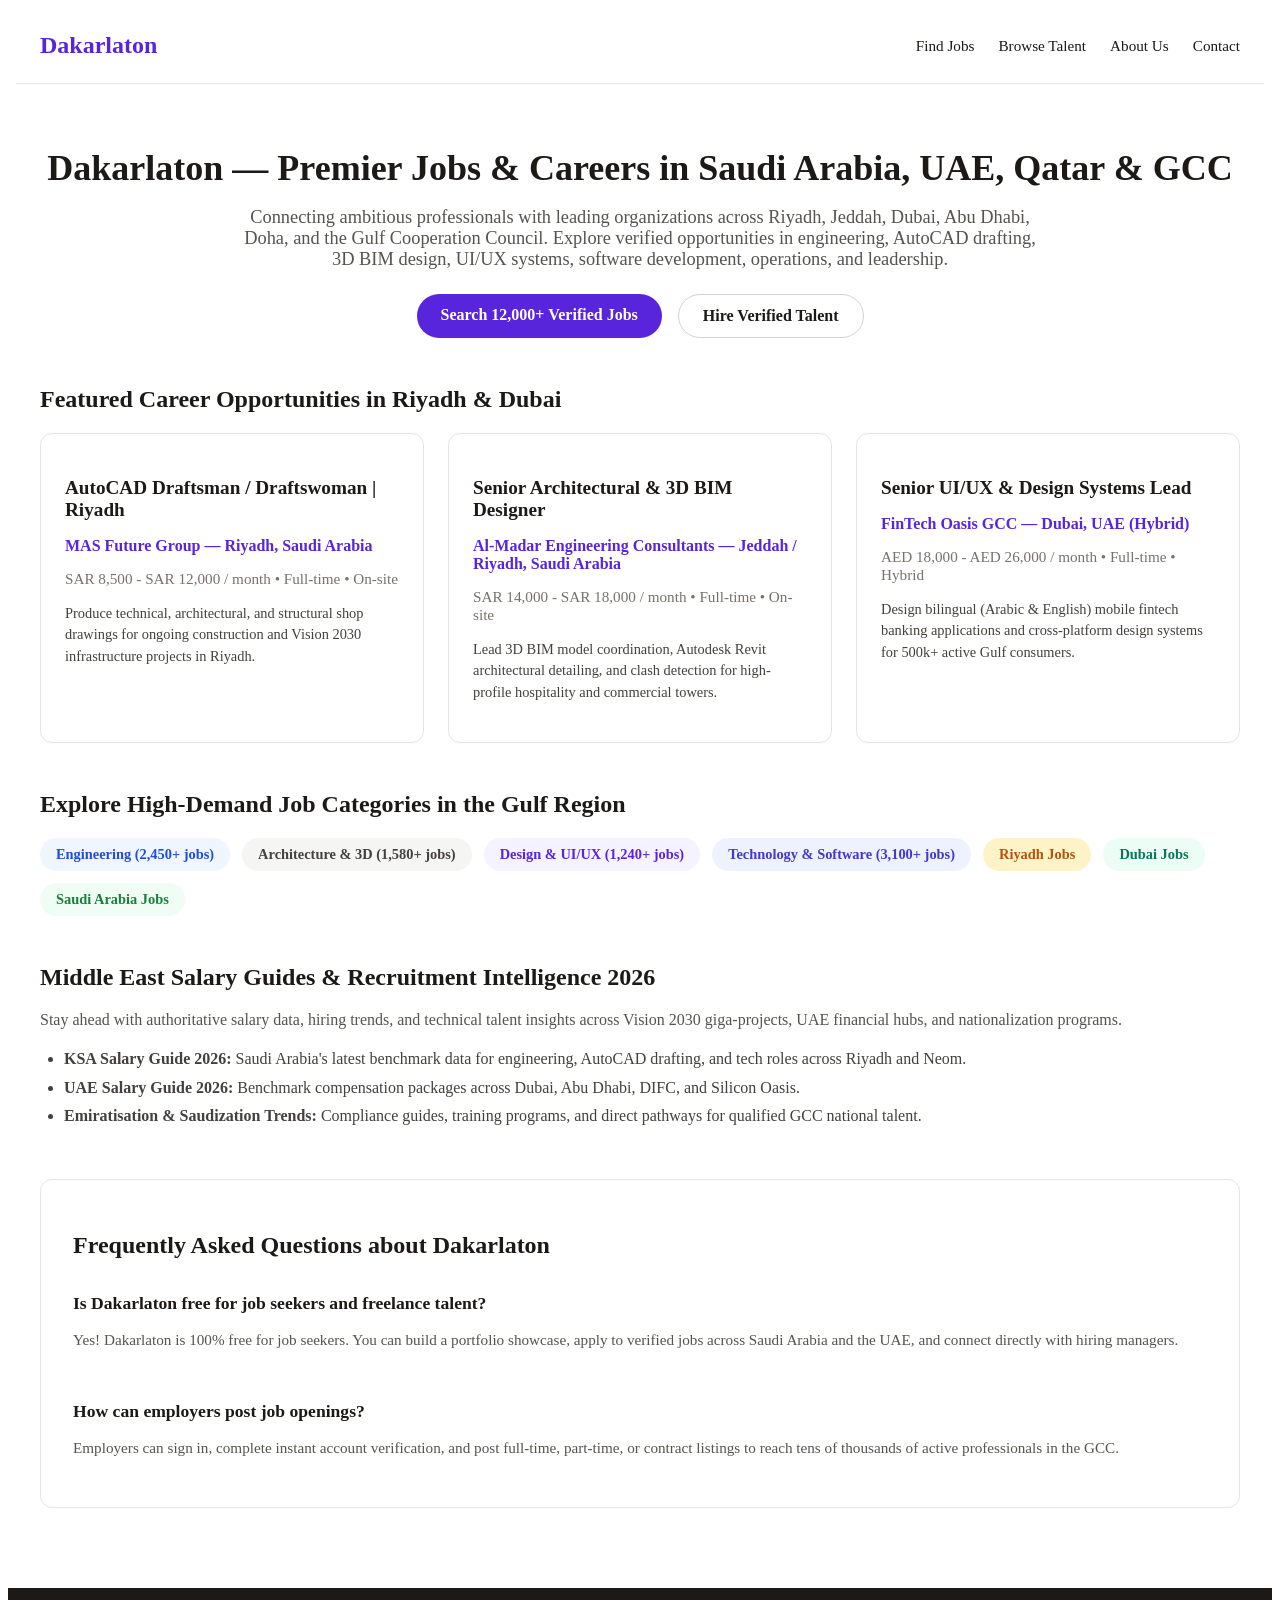
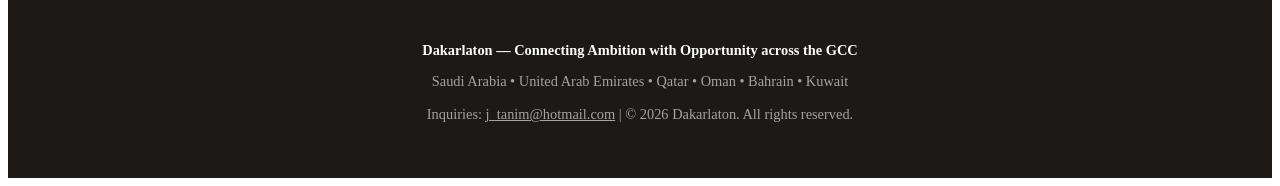
<file: index.html>
<!doctype html>
<html lang="en">
  <head>
    <meta charset="UTF-8" />
    <meta name="viewport" content="width=device-width, initial-scale=1.0" />
    
    <!-- Fetch compatibility fix -->
    <script>
      (function() {
        try {
          var originalFetch = window.fetch ? window.fetch.bind(window) : undefined;
          var currentFetch = originalFetch;
          Object.defineProperty(window, 'fetch', {
            get: function() {
              return currentFetch || (window.fetch ? window.fetch.bind(window) : undefined);
            },
            set: function(newFetch) {
              currentFetch = newFetch;
            },
            configurable: true,
            enumerable: true
          });
        } catch (e) {
          // Ignore if locked
        }
      })();
    </script>

    <!-- Single Page Apps for GitHub Pages SPA Path Restorer -->
    <script type="text/javascript">
      (function(l) {
        if (l.search[1] === '/' ) {
          var decoded = l.search.slice(1).split('&').map(function(s) { 
            return s.replace(/~and~/g, '&');
          }).join('?');
          window.history.replaceState(null, null,
            l.pathname.slice(0, -1) + decoded + l.hash
          );
        }
      }(window.location));
    </script>

    <!-- Primary SEO Meta Tags -->
    <title>Dakarlaton — Premier Jobs & Careers in Saudi Arabia, UAE, Qatar & GCC</title>
    <meta name="title" content="Dakarlaton — Premier Jobs & Careers in Saudi Arabia, UAE, Qatar & GCC" />
    <meta name="description" content="Discover premier career opportunities and verified talent across Saudi Arabia, UAE, Qatar, Oman, Bahrain & Kuwait. Explore jobs in engineering, AutoCAD, BIM, technology, design, and leadership." />
    <meta name="keywords" content="jobs in saudi arabia, jobs in riyadh, jobs in jeddah, jobs in dubai, jobs in uae, qatar jobs, oman jobs, bahrain jobs, kuwait jobs, gcc jobs portal, autocad draftsman riyadh, bim designer saudi, ui ux designer dubai, career opportunities middle east, dakarlaton jobs, وظائف في السعودية, وظائف الرياض, وظائف دبي, وظائف قطر, وظائف هندسية, وظائف تصميم, منصة توظيف دكارلاتون" />
    <meta name="author" content="Dakarlaton" />
    <meta name="application-name" content="Dakarlaton" />
    <meta name="theme-color" content="#5925DC" />
    <meta name="apple-mobile-web-app-title" content="Dakarlaton" />
    <meta name="apple-mobile-web-app-capable" content="yes" />
    <meta name="apple-mobile-web-app-status-bar-style" content="default" />
    <meta name="robots" content="index, follow, max-image-preview:large, max-snippet:-1, max-video-preview:-1" />
    
    <!-- Canonical and Alternate Languages -->
    <link rel="canonical" href="https://dakarlaton.com/" />
    <link rel="alternate" hreflang="en" href="https://dakarlaton.com/" />
    <link rel="alternate" hreflang="ar" href="https://dakarlaton.com/" />
    <link rel="alternate" hreflang="x-default" href="https://dakarlaton.com/" />

    <!-- Geo & Regional Meta Tags for GCC Ranking -->
    <meta name="geo.region" content="SA;AE;QA;OM;BH;KW" />
    <meta name="geo.placename" content="Riyadh, Dubai, Doha, Muscat, Manama, Kuwait City" />
    <meta name="geo.position" content="24.7136;46.6753" />
    <meta name="ICBM" content="24.7136, 46.6753" />

    <!-- Open Graph / Facebook -->
    <meta property="og:type" content="website" />
    <meta property="og:url" content="https://dakarlaton.com/" />
    <meta property="og:title" content="Dakarlaton — Premier Jobs & Careers in Saudi Arabia, UAE & the GCC" />
    <meta property="og:description" content="Discover premier career opportunities and verified talent across Saudi Arabia, UAE, Qatar, Oman, Bahrain & Kuwait. Connect with leading organizations across engineering, architecture, design, and tech." />
    <meta property="og:site_name" content="Dakarlaton" />
    <meta property="og:locale" content="en_US" />
    <meta property="og:image" content="https://images.unsplash.com/photo-1522202176988-66273c2fd55f?w=1200&auto=format&fit=crop&q=80" />
    <meta property="og:image:width" content="1200" />
    <meta property="og:image:height" content="630" />
    <meta property="og:image:alt" content="Dakarlaton Jobs Platform in Saudi Arabia and UAE" />

    <!-- Twitter / X -->
    <meta name="twitter:card" content="summary_large_image" />
    <meta name="twitter:site" content="@dakarlaton" />
    <meta name="twitter:creator" content="@dakarlaton" />
    <meta name="twitter:url" content="https://dakarlaton.com/" />
    <meta name="twitter:title" content="Dakarlaton — Best Jobs in Saudi Arabia, UAE, Qatar, Oman & GCC" />
    <meta name="twitter:description" content="Explore verified careers and top talent across Saudi Arabia, UAE, Qatar, Oman, and Bahrain on Dakarlaton." />
    <meta name="twitter:image" content="https://images.unsplash.com/photo-1522202176988-66273c2fd55f?w=1200&auto=format&fit=crop&q=80" />

    <!-- Fonts -->
    <link rel="preconnect" href="https://fonts.googleapis.com">
    <link rel="preconnect" href="https://fonts.gstatic.com" crossorigin>
    <link href="https://fonts.googleapis.com/css2?family=Plus+Jakarta+Sans:wght@300;400;500;600;700;800&family=Lora:ital,wght@0,500;0,600;0,700;1,400&display=swap" rel="stylesheet">

    <!-- Schema.org Structured Data (JSON-LD) -->
    <script type="application/ld+json">
    {
      "@context": "https://schema.org",
      "@graph": [
        {
          "@type": "WebSite",
          "@id": "https://dakarlaton.com/#website",
          "url": "https://dakarlaton.com/",
          "name": "Dakarlaton",
          "description": "Connecting Ambition with Opportunity across Saudi Arabia, UAE, Qatar, Oman, Bahrain and the GCC.",
          "potentialAction": {
            "@type": "SearchAction",
            "target": "https://dakarlaton.com/jobs?q={search_term_string}",
            "query-input": "required name=search_term_string"
          }
        },
        {
          "@type": "EmploymentAgency",
          "@id": "https://dakarlaton.com/#organization",
          "name": "Dakarlaton",
          "url": "https://dakarlaton.com/",
          "logo": "https://images.unsplash.com/photo-1522202176988-66273c2fd55f?w=1200&auto=format&fit=crop&q=80",
          "image": "https://images.unsplash.com/photo-1522202176988-66273c2fd55f?w=1200&auto=format&fit=crop&q=80",
          "description": "Premier recruitment and talent marketplace connecting exceptional professionals with top organizations across the GCC region.",
          "contactPoint": {
            "@type": "ContactPoint",
            "email": "j_tanim@hotmail.com",
            "contactType": "customer service",
            "areaServed": ["SA", "AE", "QA", "OM", "BH", "KW"],
            "availableLanguage": ["English", "Arabic"]
          }
        },
        {
          "@type": "JobPosting",
          "@id": "https://dakarlaton.com/jobs?id=job-autocad-riyadh",
          "title": "AutoCAD Draftsman / Draftswoman | Riyadh",
          "description": "MAS Future Group is looking for a skilled AutoCAD Draftsman/Draftswoman based in Riyadh to produce technical, architectural, and structural shop drawings for ongoing construction and infrastructure projects across Saudi Arabia.",
          "datePosted": "2026-08-20",
          "validThrough": "2026-12-31T23:59:59Z",
          "employmentType": "FULL_TIME",
          "hiringOrganization": {
            "@type": "Organization",
            "name": "MAS Future Group",
            "sameAs": "https://dakarlaton.com",
            "logo": "https://images.unsplash.com/photo-1541888946425-d0fbb186156a?w=150&auto=format&fit=crop&q=80"
          },
          "jobLocation": {
            "@type": "Place",
            "address": {
              "@type": "PostalAddress",
              "addressLocality": "Riyadh",
              "addressRegion": "Riyadh Province",
              "addressCountry": "SA"
            }
          },
          "baseSalary": {
            "@type": "MonetaryAmount",
            "currency": "SAR",
            "value": {
              "@type": "QuantitativeValue",
              "minValue": 8500,
              "maxValue": 12000,
              "unitText": "MONTH"
            }
          }
        },
        {
          "@type": "JobPosting",
          "@id": "https://dakarlaton.com/jobs?id=job-gcc-architectural-bim",
          "title": "Senior Architectural & 3D BIM Designer",
          "description": "Lead 3D BIM model coordination, Revit architectural detailing, and clash detection for high-profile hospitality and commercial towers in Western KSA.",
          "datePosted": "2026-08-20",
          "validThrough": "2026-12-31T23:59:59Z",
          "employmentType": "FULL_TIME",
          "hiringOrganization": {
            "@type": "Organization",
            "name": "Al-Madar Engineering Consultants",
            "sameAs": "https://dakarlaton.com",
            "logo": "https://images.unsplash.com/photo-1503387762-592deb58ef4e?w=150&auto=format&fit=crop&q=80"
          },
          "jobLocation": {
            "@type": "Place",
            "address": {
              "@type": "PostalAddress",
              "addressLocality": "Jeddah",
              "addressRegion": "Makkah Province",
              "addressCountry": "SA"
            }
          },
          "baseSalary": {
            "@type": "MonetaryAmount",
            "currency": "SAR",
            "value": {
              "@type": "QuantitativeValue",
              "minValue": 14000,
              "maxValue": 18000,
              "unitText": "MONTH"
            }
          }
        },
        {
          "@type": "JobPosting",
          "@id": "https://dakarlaton.com/jobs?id=job-gcc-uiux-dubai",
          "title": "Senior UI/UX & Design Systems Lead",
          "description": "Design bilingual (Arabic & English) mobile fintech banking applications and cross-platform design systems for 500k+ active Gulf consumers.",
          "datePosted": "2026-08-20",
          "validThrough": "2026-12-31T23:59:59Z",
          "employmentType": "FULL_TIME",
          "hiringOrganization": {
            "@type": "Organization",
            "name": "FinTech Oasis GCC",
            "sameAs": "https://dakarlaton.com",
            "logo": "https://images.unsplash.com/photo-1551836022-d5d88e9218df?w=150&auto=format&fit=crop&q=80"
          },
          "jobLocation": {
            "@type": "Place",
            "address": {
              "@type": "PostalAddress",
              "addressLocality": "Dubai",
              "addressRegion": "Dubai",
              "addressCountry": "AE"
            }
          },
          "baseSalary": {
            "@type": "MonetaryAmount",
            "currency": "AED",
            "value": {
              "@type": "QuantitativeValue",
              "minValue": 18000,
              "maxValue": 26000,
              "unitText": "MONTH"
            }
          }
        },
        {
          "@type": "FAQPage",
          "@id": "https://dakarlaton.com/#faq",
          "mainEntity": [
            {
              "@type": "Question",
              "name": "Is Dakarlaton free for job seekers and freelance designers?",
              "acceptedAnswer": {
                "@type": "Answer",
                "text": "Yes! Dakarlaton is 100% free for job seekers and freelance designers. You can build your rich portfolio showcase, display case studies, apply to verified jobs, and receive direct inquiries from employers with zero commission taken from your earnings."
              }
            },
            {
              "@type": "Question",
              "name": "How do I post a job as an employer on Dakarlaton?",
              "acceptedAnswer": {
                "@type": "Answer",
                "text": "Click the Post a Job button in the top navigation bar. Once you create a secure employer account and complete email verification, fill in your role details, compensation range, and candidate expectations. Your listing will go live immediately on the job board."
              }
            },
            {
              "@type": "Question",
              "name": "How does the email verification and security system work?",
              "acceptedAnswer": {
                "@type": "Answer",
                "text": "To protect our community against spam and fraudulent postings, all new accounts receive an instant email verification code upon signup. Verified accounts receive a verified security badge, priority placement in designer searches, and full access to post jobs and submit direct proposals."
              }
            },
            {
              "@type": "Question",
              "name": "How long does it take to hear back after applying to a job in Saudi Arabia or UAE?",
              "acceptedAnswer": {
                "@type": "Answer",
                "text": "Most employers review applications within 2 to 5 business days. When you submit your portfolio through Dakarlaton, the employer receives your rich case study preview and direct contact links immediately."
              }
            },
            {
              "@type": "Question",
              "name": "Can I edit or remove my job listing after posting?",
              "acceptedAnswer": {
                "@type": "Answer",
                "text": "Yes, as the job author or an authorized employer, you have full access from your account dashboard to edit the job details, mark the role as filled, or remove the listing at any time."
              }
            }
          ]
        }
      ]
    }
    </script>
  </head>
  <body class="bg-[#FAF8F5] text-[#1C1917] antialiased">
    <!-- Prerendered Semantic SEO Content (visible to bots and crawler scrapers prior to React hydration) -->
    <div id="root">
      <header style="padding: 1.5rem; border-bottom: 1px solid #E7E5E4; max-width: 1200px; margin: 0 auto; display: flex; justify-content: space-between; align-items: center;">
        <div style="font-size: 1.5rem; font-weight: 700; color: #5925DC;">Dakarlaton</div>
        <nav style="display: flex; gap: 1.5rem; font-size: 0.95rem; font-weight: 500;">
          <a href="/jobs" style="color: #1C1917; text-decoration: none;">Find Jobs</a>
          <a href="/designers" style="color: #1C1917; text-decoration: none;">Browse Talent</a>
          <a href="/about" style="color: #1C1917; text-decoration: none;">About Us</a>
          <a href="/contact" style="color: #1C1917; text-decoration: none;">Contact</a>
        </nav>
      </header>

      <main style="max-width: 1200px; margin: 0 auto; padding: 2rem 1.5rem;">
        <section style="text-align: center; margin-bottom: 3rem;">
          <h1 style="font-size: 2.25rem; font-weight: 800; color: #1C1917; line-height: 1.25; margin-bottom: 1rem;">
            Dakarlaton — Premier Jobs & Careers in Saudi Arabia, UAE, Qatar & GCC
          </h1>
          <p style="font-size: 1.15rem; color: #57534E; max-width: 800px; margin: 0 auto 1.5rem;">
            Connecting ambitious professionals with leading organizations across Riyadh, Jeddah, Dubai, Abu Dhabi, Doha, and the Gulf Cooperation Council. Explore verified opportunities in engineering, AutoCAD drafting, 3D BIM design, UI/UX systems, software development, operations, and leadership.
          </p>
          <div style="display: flex; justify-content: center; gap: 1rem; flex-wrap: wrap;">
            <a href="/jobs" style="background: #5925DC; color: #fff; padding: 0.75rem 1.5rem; border-radius: 9999px; text-decoration: none; font-weight: 600;">Search 12,000+ Verified Jobs</a>
            <a href="/designers" style="background: #fff; color: #1C1917; border: 1px solid #D6D3D1; padding: 0.75rem 1.5rem; border-radius: 9999px; text-decoration: none; font-weight: 600;">Hire Verified Talent</a>
          </div>
        </section>

        <section style="margin-bottom: 3rem;">
          <h2 style="font-size: 1.5rem; font-weight: 700; color: #1C1917; margin-bottom: 1.25rem;">
            Featured Career Opportunities in Riyadh & Dubai
          </h2>
          <div style="display: grid; grid-template-columns: repeat(auto-fit, minmax(320px, 1fr)); gap: 1.5rem;">
            <article style="background: #fff; border: 1px solid #E7E5E4; border-radius: 0.75rem; padding: 1.5rem;">
              <h3 style="font-size: 1.2rem; font-weight: 700; margin-bottom: 0.5rem;">
                <a href="/jobs?id=job-autocad-riyadh" style="color: #1C1917; text-decoration: none;">AutoCAD Draftsman / Draftswoman | Riyadh</a>
              </h3>
              <p style="color: #5925DC; font-weight: 600; margin-bottom: 0.5rem;">MAS Future Group — Riyadh, Saudi Arabia</p>
              <p style="color: #78716C; font-size: 0.95rem; margin-bottom: 0.75rem;">SAR 8,500 - SAR 12,000 / month • Full-time • On-site</p>
              <p style="color: #44403C; font-size: 0.9rem; line-height: 1.5;">
                Produce technical, architectural, and structural shop drawings for ongoing construction and Vision 2030 infrastructure projects in Riyadh.
              </p>
            </article>

            <article style="background: #fff; border: 1px solid #E7E5E4; border-radius: 0.75rem; padding: 1.5rem;">
              <h3 style="font-size: 1.2rem; font-weight: 700; margin-bottom: 0.5rem;">
                <a href="/jobs?id=job-gcc-architectural-bim" style="color: #1C1917; text-decoration: none;">Senior Architectural & 3D BIM Designer</a>
              </h3>
              <p style="color: #5925DC; font-weight: 600; margin-bottom: 0.5rem;">Al-Madar Engineering Consultants — Jeddah / Riyadh, Saudi Arabia</p>
              <p style="color: #78716C; font-size: 0.95rem; margin-bottom: 0.75rem;">SAR 14,000 - SAR 18,000 / month • Full-time • On-site</p>
              <p style="color: #44403C; font-size: 0.9rem; line-height: 1.5;">
                Lead 3D BIM model coordination, Autodesk Revit architectural detailing, and clash detection for high-profile hospitality and commercial towers.
              </p>
            </article>

            <article style="background: #fff; border: 1px solid #E7E5E4; border-radius: 0.75rem; padding: 1.5rem;">
              <h3 style="font-size: 1.2rem; font-weight: 700; margin-bottom: 0.5rem;">
                <a href="/jobs?id=job-gcc-uiux-dubai" style="color: #1C1917; text-decoration: none;">Senior UI/UX & Design Systems Lead</a>
              </h3>
              <p style="color: #5925DC; font-weight: 600; margin-bottom: 0.5rem;">FinTech Oasis GCC — Dubai, UAE (Hybrid)</p>
              <p style="color: #78716C; font-size: 0.95rem; margin-bottom: 0.75rem;">AED 18,000 - AED 26,000 / month • Full-time • Hybrid</p>
              <p style="color: #44403C; font-size: 0.9rem; line-height: 1.5;">
                Design bilingual (Arabic & English) mobile fintech banking applications and cross-platform design systems for 500k+ active Gulf consumers.
              </p>
            </article>
          </div>
        </section>

        <section style="margin-bottom: 3rem;">
          <h2 style="font-size: 1.5rem; font-weight: 700; color: #1C1917; margin-bottom: 1.25rem;">
            Explore High-Demand Job Categories in the Gulf Region
          </h2>
          <div style="display: flex; flex-wrap: wrap; gap: 0.75rem;">
            <a href="/jobs?category=Engineering" style="background: #EFF6FF; color: #1D4ED8; padding: 0.5rem 1rem; border-radius: 9999px; text-decoration: none; font-size: 0.9rem; font-weight: 600;">Engineering (2,450+ jobs)</a>
            <a href="/jobs?category=Architecture" style="background: #F5F5F4; color: #44403C; padding: 0.5rem 1rem; border-radius: 9999px; text-decoration: none; font-size: 0.9rem; font-weight: 600;">Architecture & 3D (1,580+ jobs)</a>
            <a href="/jobs?category=Design" style="background: #F5F3FF; color: #5925DC; padding: 0.5rem 1rem; border-radius: 9999px; text-decoration: none; font-size: 0.9rem; font-weight: 600;">Design & UI/UX (1,240+ jobs)</a>
            <a href="/jobs?category=Technology" style="background: #EEF2FF; color: #4338CA; padding: 0.5rem 1rem; border-radius: 9999px; text-decoration: none; font-size: 0.9rem; font-weight: 600;">Technology & Software (3,100+ jobs)</a>
            <a href="/jobs?location=Riyadh" style="background: #FEF3C7; color: #B45309; padding: 0.5rem 1rem; border-radius: 9999px; text-decoration: none; font-size: 0.9rem; font-weight: 600;">Riyadh Jobs</a>
            <a href="/jobs?location=Dubai" style="background: #ECFDF5; color: #047857; padding: 0.5rem 1rem; border-radius: 9999px; text-decoration: none; font-size: 0.9rem; font-weight: 600;">Dubai Jobs</a>
            <a href="/jobs?location=Saudi%20Arabia" style="background: #F0FDF4; color: #15803D; padding: 0.5rem 1rem; border-radius: 9999px; text-decoration: none; font-size: 0.9rem; font-weight: 600;">Saudi Arabia Jobs</a>
          </div>
        </section>

        <section style="margin-bottom: 3rem;">
          <h2 style="font-size: 1.5rem; font-weight: 700; color: #1C1917; margin-bottom: 1.25rem;">
            Middle East Salary Guides & Recruitment Intelligence 2026
          </h2>
          <p style="color: #57534E; font-size: 1rem; margin-bottom: 1rem;">
            Stay ahead with authoritative salary data, hiring trends, and technical talent insights across Vision 2030 giga-projects, UAE financial hubs, and nationalization programs.
          </p>
          <ul style="padding-left: 1.5rem; color: #44403C; line-height: 1.8;">
            <li><strong>KSA Salary Guide 2026:</strong> Saudi Arabia's latest benchmark data for engineering, AutoCAD drafting, and tech roles across Riyadh and Neom.</li>
            <li><strong>UAE Salary Guide 2026:</strong> Benchmark compensation packages across Dubai, Abu Dhabi, DIFC, and Silicon Oasis.</li>
            <li><strong>Emiratisation & Saudization Trends:</strong> Compliance guides, training programs, and direct pathways for qualified GCC national talent.</li>
          </ul>
        </section>

        <section style="background: #fff; border: 1px solid #E7E5E4; border-radius: 0.75rem; padding: 2rem; margin-bottom: 3rem;">
          <h2 style="font-size: 1.5rem; font-weight: 700; color: #1C1917; margin-bottom: 1rem;">
            Frequently Asked Questions about Dakarlaton
          </h2>
          <div style="display: flex; flex-direction: column; gap: 1rem;">
            <div>
              <h3 style="font-size: 1.1rem; font-weight: 600; color: #1C1917; margin-bottom: 0.25rem;">Is Dakarlaton free for job seekers and freelance talent?</h3>
              <p style="color: #57534E; font-size: 0.95rem; line-height: 1.5;">Yes! Dakarlaton is 100% free for job seekers. You can build a portfolio showcase, apply to verified jobs across Saudi Arabia and the UAE, and connect directly with hiring managers.</p>
            </div>
            <div>
              <h3 style="font-size: 1.1rem; font-weight: 600; color: #1C1917; margin-bottom: 0.25rem;">How can employers post job openings?</h3>
              <p style="color: #57534E; font-size: 0.95rem; line-height: 1.5;">Employers can sign in, complete instant account verification, and post full-time, part-time, or contract listings to reach tens of thousands of active professionals in the GCC.</p>
            </div>
          </div>
        </section>
      </main>

      <footer style="background: #1C1917; color: #A8A29E; padding: 2.5rem 1.5rem; text-align: center; font-size: 0.9rem;">
        <p style="margin-bottom: 0.5rem; color: #fff; font-weight: 600;">Dakarlaton — Connecting Ambition with Opportunity across the GCC</p>
        <p style="margin-bottom: 1rem;">Saudi Arabia • United Arab Emirates • Qatar • Oman • Bahrain • Kuwait</p>
        <p>Inquiries: <a href="mailto:j_tanim@hotmail.com" style="color: #A8A29E;">j_tanim@hotmail.com</a> | © 2026 Dakarlaton. All rights reserved.</p>
      </footer>
    </div>

    <!-- Noscript fallback for search engine bots with disabled JS -->
    <noscript>
      <div style="padding: 2rem; max-width: 900px; margin: 0 auto; font-family: sans-serif; line-height: 1.6;">
        <h1>Dakarlaton — Job Marketplace for Saudi Arabia, UAE & the GCC</h1>
        <p>Explore career opportunities in Riyadh, Dubai, Jeddah, and Doha across engineering, design, architecture, technology, and operations. Visit <a href="https://dakarlaton.com/jobs">https://dakarlaton.com/jobs</a> for active listings.</p>
      </div>
    </noscript>

    <script type="module" src="/src/main.tsx"></script>
  </body>
</html>
</file>
